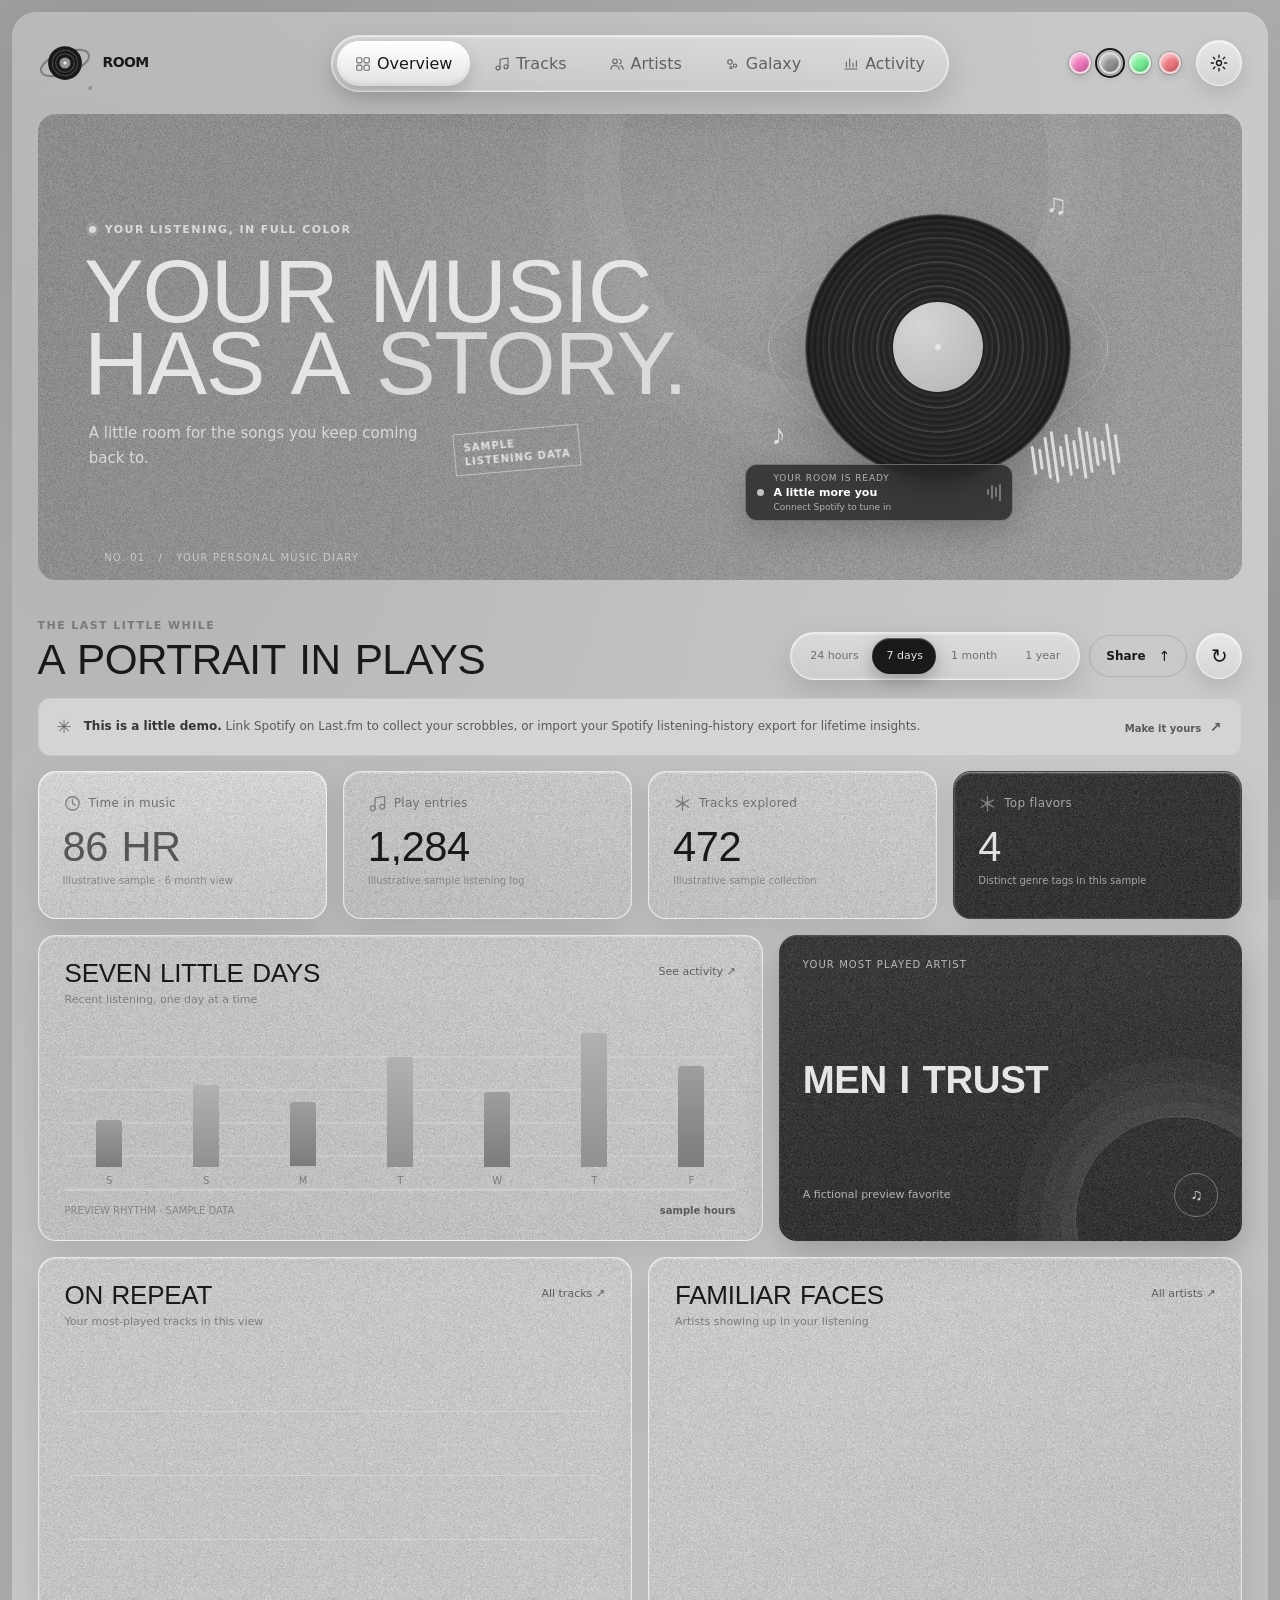
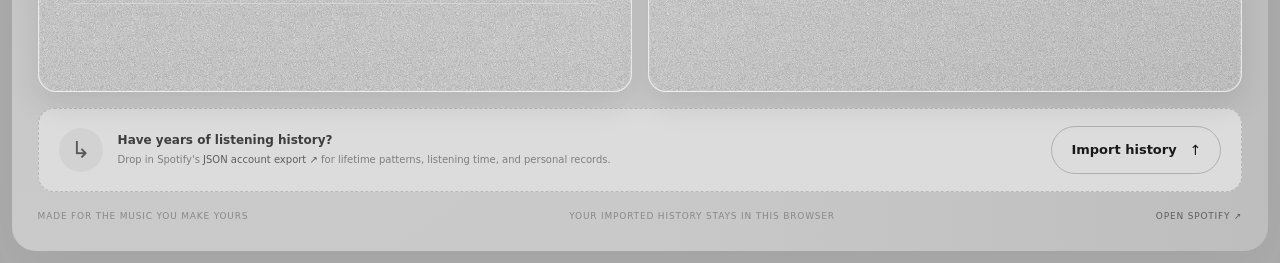
<file: index.html>
<!doctype html>
<html lang="en">
  <head>
    <meta charset="utf-8" />
    <meta name="viewport" content="width=device-width, initial-scale=1" />
    <meta name="theme-color" content="#a3a3a3" />
    <meta name="description" content="A listening dashboard for Spotify listeners who track their music with Last.fm." />
    <title>Room – Your Listening Stats</title>
    <meta name="description" content="Room turns your Spotify listening history via Last.fm into beautiful stats: top tracks, artists, genres, streaks and shareable cards." />
    <meta property="og:type" content="website" />
    <meta property="og:title" content="Room – Your Listening Stats" />
    <meta property="og:description" content="Your Spotify listening, tracked with Last.fm and turned into stats, galaxies and share cards." />
    <meta property="og:url" content="https://abdu2l.github.io/Room/" />
    <meta name="twitter:card" content="summary" />
    <meta name="twitter:title" content="Room – Your Listening Stats" />
    <meta name="twitter:description" content="Your Spotify listening, tracked with Last.fm and turned into stats, galaxies and share cards." />
    <link rel="icon" type="image/svg+xml" href="./logo.svg?v=3" />
    <link id="themeStylesheet" rel="stylesheet" href="./styles.css?v=26" />
    <script>
      try {
        var __roomTheme = localStorage.getItem("room-theme") || "grey";
        var __themeHref = { pink: "./themes/pink.css?v=26", green: "./themes/green.css?v=26", red: "./themes/red.css?v=26" }[__roomTheme];
        if (__themeHref) document.getElementById("themeStylesheet").href = __themeHref;
      } catch (e) {}
    </script>
    <script src="./config.js?v=26"></script>
    <script src="./app.js?v=26" defer></script>
  </head>
  <body>
    <div class="paper">
      <header class="topbar">
        <a class="wordmark" href="#overview" aria-label="Room home">
          <svg class="wordmark-logo" viewBox="0 0 64 64" aria-hidden="true"><ellipse cx="32" cy="32" rx="30" ry="12.5" fill="none" stroke="var(--ink)" stroke-opacity=".35" stroke-width="2.5" transform="rotate(-20 32 32)"/><circle cx="32" cy="32" r="20" fill="var(--ink)"/><circle cx="32" cy="32" r="15" fill="none" stroke="rgb(255 255 255 / 22%)" stroke-width="1.2"/><circle cx="32" cy="32" r="11" fill="none" stroke="rgb(255 255 255 / 22%)" stroke-width="1.2"/><circle cx="32" cy="32" r="6.5" fill="var(--pink)"/><circle cx="32" cy="32" r="2" fill="var(--white)"/><circle cx="60.2" cy="21.7" r="4" fill="var(--pink)"><animateMotion dur="3s" repeatCount="indefinite" path="M 60.2 21.7 A 30 12.5 -20 1 1 3.8 42.3 A 30 12.5 -20 1 1 60.2 21.7"/></circle></svg>
          <span>room</span>
        </a>

        <nav class="main-nav" aria-label="Dashboard sections">
          <span class="nav-indicator" aria-hidden="true"></span>
          <button class="nav-link is-active" type="button" data-view="overview"><svg class="nav-icon" viewBox="0 0 24 24" aria-hidden="true"><rect x="3.5" y="3.5" width="7" height="7" rx="1.5"></rect><rect x="13.5" y="3.5" width="7" height="7" rx="1.5"></rect><rect x="3.5" y="13.5" width="7" height="7" rx="1.5"></rect><rect x="13.5" y="13.5" width="7" height="7" rx="1.5"></rect></svg>Overview</button>
          <button class="nav-link" type="button" data-view="tracks"><svg class="nav-icon" viewBox="0 0 24 24" aria-hidden="true"><path d="M9 18V5l12-2v13"></path><circle cx="6" cy="18" r="3"></circle><circle cx="18" cy="16" r="3"></circle></svg>Tracks</button>
          <button class="nav-link" type="button" data-view="artists"><svg class="nav-icon" viewBox="0 0 24 24" aria-hidden="true"><circle cx="9" cy="8" r="3.4"></circle><path d="M2.8 20c.4-3.7 2.4-5.7 6.2-5.7s5.8 2 6.2 5.7M16 5.3a3.3 3.3 0 0 1 0 6.3M17.1 14.6c2.6.5 4 2.2 4.2 5.1"></path></svg>Artists</button>
          <button class="nav-link" type="button" data-view="galaxy"><svg class="nav-icon" viewBox="0 0 24 24" aria-hidden="true"><circle cx="9" cy="9" r="3.4"></circle><circle cx="16.5" cy="14.5" r="2.4"></circle><circle cx="10.5" cy="17.5" r="1.7"></circle></svg>Galaxy</button>
          <button class="nav-link" type="button" data-view="activity"><svg class="nav-icon" viewBox="0 0 24 24" aria-hidden="true"><path d="M3 19.5h18M5 16V9m5 7V4m5 12v-5m5 5V7"></path></svg>Activity</button>
        </nav>

        <div class="top-actions">
          <span class="theme-switch" role="group" aria-label="Color theme">
            <button class="theme-dot" type="button" data-theme="pink" style="background:#ed78bb" aria-label="Pink theme" title="Pink"></button>
            <button class="theme-dot is-active" type="button" data-theme="grey" style="background:#939393" aria-label="Grey theme" title="Grey"></button>
            <button class="theme-dot" type="button" data-theme="green" style="background:#78ed96" aria-label="Green theme" title="Green"></button>
            <button class="theme-dot" type="button" data-theme="red" style="background:#ed7880" aria-label="Red theme" title="Red"></button>
          </span>
          <div class="settings-wrap">
            <button class="icon-button" id="settingsButton" type="button" aria-label="Settings" aria-expanded="false" title="Settings">
              <svg class="settings-icon" viewBox="0 0 24 24" aria-hidden="true"><circle cx="12" cy="12" r="3"></circle><path d="M12 2.7v2.7M12 18.6v2.7M2.7 12h2.7M18.6 12h2.7M5.2 5.2l1.9 1.9M16.9 16.9l1.9 1.9M18.8 5.2l-1.9 1.9M7.1 16.9l-1.9 1.9"></path></svg>
            </button>
            <div class="settings-menu" id="settingsMenu" hidden>
              <p class="settings-title">SETTINGS</p>
              <span class="connection-label" id="connectionLabel"><i></i> Preview mode</span>
              <p class="settings-title">LAST.FM USERNAME</p>
              <input id="menuUsername" class="client-id-input settings-input" type="text" inputmode="text" autocomplete="username" spellcheck="false" placeholder="Last.fm username" />
              <button class="pill-button pill-dark" id="menuLoadButton" type="button">Show my stats <span aria-hidden="true">↗</span></button>
              <button class="pill-button pill-dark" id="connectButton" type="button">Log in with Spotify <span aria-hidden="true">↗</span></button>
              <button class="text-button disconnect-button" id="disconnectButton" type="button" hidden>Disconnect</button>
              <a class="settings-credit" href="https://github.com/Abdu2l" target="_blank" rel="noreferrer">made by Abdu2l ↗</a>
            </div>
          </div>
        </div>
      </header>

      <main>
        <section class="hero" aria-labelledby="heroTitle">
          <div class="hero-copy">
            <p class="eyebrow"><span class="eyebrow-dot"></span><span id="heroKicker">YOUR LISTENING, IN FULL COLOR</span></p>
            <h1 id="heroTitle">Your music<br />has a <em>story.</em></h1>
            <div class="hero-bottom">
              <p id="heroDescription">A little room for the songs you keep coming back to.</p>
              <span class="hero-stamp" id="dataStamp">SAMPLE<br />LISTENING DATA</span>
            </div>
          </div>
          <div class="hero-art" aria-label="Decorative animated vinyl record">
            <div class="orbit orbit-one"></div>
            <div class="orbit orbit-two"></div>
            <div class="vinyl">
              <span class="vinyl-label"><span></span></span>
            </div>
          <div class="sound-wave" aria-hidden="true">
              <i></i><i></i><i></i><i></i><i></i><i></i><i></i><i></i><i></i><i></i><i></i><i></i><i></i>
            </div>
            <span class="art-note note-one">♫</span>
            <span class="art-note note-two">♪</span>
            <div class="mini-now-playing" id="miniNowPlaying" aria-live="polite">
              <span class="mini-status-dot"></span>
              <span class="mini-copy"><small id="miniTrackState">YOUR ROOM IS READY</small><strong id="miniTrackName">A little more you</strong><span id="miniTrackArtist">Connect Spotify to tune in</span></span>
              <span class="mini-equalizer" aria-hidden="true"><i></i><i></i><i></i><i></i></span>
            </div>
          </div>
          <span class="hero-index">NO. 01 &nbsp; / &nbsp; YOUR PERSONAL MUSIC DIARY</span>
        </section>

        <section class="workspace" aria-label="Listening insights">
          <div class="section-toolbar">
            <div>
              <p class="eyebrow toolbar-eyebrow">THE LAST LITTLE WHILE</p>
              <h2 id="sectionTitle">A portrait in plays</h2>
            </div>
            <div class="toolbar-actions">
              <button class="text-button clear-history" id="clearHistoryButton" type="button" hidden>Clear import</button>
              <div class="range-switch" role="group" aria-label="Top items time range">
                <span class="range-indicator" aria-hidden="true"></span>
                <button type="button" data-range="day">24 hours</button>
                <button class="is-selected" type="button" data-range="week">7 days</button>
                <button type="button" data-range="month">1 month</button>
                <button type="button" data-range="year">1 year</button>
                <button type="button" data-range="all_time" hidden>All history</button>
              </div>
              <button class="pill-button pill-outline share-button" id="shareButton" type="button">Share <span aria-hidden="true">↑</span></button>
              <button class="icon-button" id="refreshButton" type="button" aria-label="Refresh Last.fm data" title="Refresh data">↻</button>
            </div>
          </div>

          <div class="demo-ribbon" id="demoRibbon">
            <span class="ribbon-icon" aria-hidden="true">✳</span>
            <p><strong>This is a little demo.</strong> Link Spotify on Last.fm to collect your scrobbles, or import your Spotify listening-history export for lifetime insights.</p>
            <button class="text-button" id="ribbonConnect" type="button">Make it yours <span aria-hidden="true">↗</span></button>
          </div>

          <div class="notice" id="notice" role="status" hidden></div>
          <div id="screenContent" aria-live="polite"></div>

          <div class="import-strip">
            <div class="import-mark" aria-hidden="true">↳</div>
            <div class="import-copy">
              <strong>Have years of listening history?</strong>
              <span>Drop in Spotify's <a href="https://www.spotify.com/account/privacy/" target="_blank" rel="noreferrer">JSON account export ↗</a> for lifetime patterns, listening time, and personal records.</span>
            </div>
            <button class="pill-button pill-outline" id="importButton" type="button">Import history <span aria-hidden="true">↑</span></button>
            <input id="historyFiles" type="file" accept=".json,application/json" multiple hidden />
          </div>

          <footer class="page-footer">
            <span>MADE FOR THE MUSIC YOU MAKE YOURS</span>
            <span>YOUR IMPORTED HISTORY STAYS IN THIS BROWSER</span>
            <a href="https://open.spotify.com/" target="_blank" rel="noreferrer">OPEN SPOTIFY ↗</a>
          </footer>
        </section>
      </main>
    </div>

    <dialog class="connect-dialog" id="connectDialog" aria-labelledby="dialogTitle">
      <form method="dialog" class="dialog-close-row">
        <button class="dialog-close" aria-label="Close setup">×</button>
      </form>
      <div class="dialog-inner">
        <p class="eyebrow dialog-eyebrow"><span class="eyebrow-dot"></span> ONE QUICK SETUP</p>
        <h2 id="dialogTitle">Bring your<br /><em>listening</em> in.</h2>
        <p class="dialog-intro">You need a Last.fm account. Link the Spotify account you already use in Last.fm settings; Last.fm records your listens while Room reads those scrobbles for your stats.</p>
        <div class="spotify-ready" id="spotifyReady">
          <span class="ready-icon" aria-hidden="true"><svg viewBox="0 0 24 24"><path d="M5 12.5a11 11 0 0 1 14 1.5M6.5 16a8 8 0 0 1 10.5 1M8.5 19a4.4 4.4 0 0 1 6 .4"></path><circle cx="12" cy="12" r="10"></circle></svg></span>
          <span id="spotifyReadyText">First connect Spotify on Last.fm, then return here with your Last.fm username.</span>
        </div>
        <a class="pill-button pill-dark dialog-connect" id="lastfmSpotifyLogin" href="https://www.last.fm/settings/applications" target="_blank" rel="noopener noreferrer">Log in with Spotify <span aria-hidden="true">↗</span></a>
        <p class="field-help lastfm-handoff-note">Last.fm opens in another tab and handles the Spotify link there. Come back to this page and enter your Last.fm username; Last.fm does not send this site an automatic return redirect.</p>
        <label class="field-label" for="lastfmUsername">Your Last.fm username</label>
        <input id="lastfmUsername" class="client-id-input" type="text" inputmode="text" autocomplete="username" spellcheck="false" placeholder="Last.fm username" />
        <button class="pill-button pill-dark dialog-connect" id="loadLastfmButton" type="button">Show my listening stats <span aria-hidden="true">↗</span></button>
        <details class="owner-setup" id="ownerSetup">
          <summary>Website owner setup</summary>
          <p class="owner-explainer">The website owner needs one free Last.fm API key so this page can read public listening stats. Visitors do not need developer accounts, API keys, or Spotify Premium.</p>
          <label class="field-label" for="lastfmApiKey">Last.fm API key</label>
          <input id="lastfmApiKey" class="client-id-input" type="text" inputmode="text" autocomplete="off" spellcheck="false" placeholder="Owner: paste the public API key" />
          <p class="field-help">Use an API key only; never enter an API secret. For a shared site, set it in config.js.</p>
          <div class="setup-steps">
            <p>Get the website's free API key from Last.fm:</p>
            <p><a href="https://www.last.fm/api/account/create" target="_blank" rel="noopener noreferrer">Last.fm API account ↗</a></p>
          </div>
        </details>
        <p class="dialog-footnote">Last.fm collects qualifying listens after Spotify is linked there. If scrobbles stop appearing, reconnect Spotify in Last.fm settings; Spotify now requires this about every six months. This page reads public Last.fm scrobbles; it never receives your Spotify password or session cookies. Your Last.fm profile must be public.</p>
      </div>
    </dialog>

    <dialog class="connect-dialog share-dialog" id="shareDialog" aria-labelledby="shareTitle">
      <form method="dialog" class="dialog-close-row">
        <button class="dialog-close" aria-label="Close share">×</button>
      </form>
      <div class="dialog-inner">
        <p class="eyebrow dialog-eyebrow"><span class="eyebrow-dot"></span> SHARE YOUR SOUND</p>
        <h2 id="shareTitle">Pass it<br /><em>around.</em></h2>
        <div class="share-formats" role="group" aria-label="Card format">
          <button class="pill-button pill-dark" type="button" data-format="story">Story · 9:16</button>
          <button class="pill-button pill-outline" type="button" data-format="square">Square · 1:1</button>
          <button class="pill-button pill-outline" type="button" data-format="track">Track</button>
        </div>
        <div class="share-preview"><img id="sharePreview" alt="Share card preview" hidden /><span id="shareLoading">Painting your card…</span></div>
        <div class="share-actions">
          <button class="pill-button pill-dark" id="shareDownload" type="button">Download ↓</button>
          <button class="pill-button pill-dark" id="shareInstagram" type="button">Instagram ↗</button>
          <button class="pill-button pill-outline" id="shareCopy" type="button">Copy</button>
        </div>
      </div>
    </dialog>

    <dialog class="connect-dialog note-dialog" id="noteDialog" aria-labelledby="noteTitle">
      <form method="dialog" class="dialog-close-row">
        <button class="dialog-close" aria-label="Close note">×</button>
      </form>
      <div class="dialog-inner">
        <p class="eyebrow dialog-eyebrow"><span class="eyebrow-dot"></span> WHY THIS SONG MATTERS</p>
        <h2 id="noteTitle">Unknown track</h2>
        <p class="dialog-artist" id="noteArtist">Unknown artist</p>
        <div class="note-stars" id="noteStars" role="group" aria-label="Your rating">
          <button type="button" data-stars="1" aria-label="1 star">★</button>
          <button type="button" data-stars="2" aria-label="2 stars">★</button>
          <button type="button" data-stars="3" aria-label="3 stars">★</button>
          <button type="button" data-stars="4" aria-label="4 stars">★</button>
          <button type="button" data-stars="5" aria-label="5 stars">★</button>
        </div>
        <label class="field-label" for="noteInput">One sentence</label>
        <input id="noteInput" class="client-id-input" type="text" maxlength="140" autocomplete="off" spellcheck="true" placeholder="Why does this one matter?" />
        <div class="share-actions">
          <button class="pill-button pill-dark" id="noteSave" type="button">Save ✓</button>
          <button class="pill-button pill-outline" id="noteShare" type="button">Share ↗</button>
          <button class="pill-button pill-outline" id="noteClear" type="button">Clear</button>
        </div>
      </div>
    </dialog>

    <div class="toast" id="toast" role="status" aria-live="polite"></div>
  </body>
</html>
</file>
<file: styles.css>
/* Room borrows Shelf.im's grain canvas, compressed type,
   soft entrances, and confident pill controls, reshaped into a listening desk. */
@font-face {
  font-family: "Shelf Display Study";
  src: url("https://framerusercontent.com/assets/Dthse9RNkcYvWCA00hjNxluT3s.woff2") format("woff2");
  font-style: normal;
  font-weight: 400 700;
  font-display: swap;
}

:root {
  color-scheme: light;
  --pink: #939393;
  --pink-light: #adadad;
  --pink-deep: #797979;
  --ink: #191919;
  --paper: #cccccc;
  --paper-deep: #c2c2c2;
  --line: #c2c2c2;
  --muted: #747474;
  --white: #e5e5e5;
  --ease: cubic-bezier(.2, .75, .25, 1);
  --page-width: 100%;
  --radius-panel: 18px;
}

* { box-sizing: border-box; }
html { min-width: 320px; scroll-behavior: smooth; }
body {
  margin: 0;
  min-height: 100vh;
  background:
    radial-gradient(ellipse at 12% 8%, #999999 0, transparent 43%),
    radial-gradient(ellipse at 88% 72%, #949494 0, transparent 46%),
    #acacac;
  background-attachment: fixed;
  color: var(--ink);
  font-family: "DejaVu Sans", Arial, sans-serif;
  -webkit-font-smoothing: antialiased;
}
button, input { font: inherit; }
button { color: inherit; }
button:focus-visible, a:focus-visible, input:focus-visible {
  outline: 3px solid #5d5d5d;
  outline-offset: 3px;
}

.paper {
  width: calc(100% - 24px);
  max-width: 2200px;
  min-height: calc(100vh - 24px);
  margin: 12px auto;
  padding: 0 clamp(18px, 2vw, 38px) 30px;
  border-radius: 24px;
  background:
    radial-gradient(ellipse at 4% 17%, rgb(147 147 147 / 38%), transparent 43%),
    radial-gradient(ellipse at 96% 64%, rgb(140 140 140 / 35%), transparent 47%),
    linear-gradient(145deg, #c6c6c6 0%, #cacaca 49%, #c9c9c9 100%);
  background-size: 145% 145%, 150% 150%, 100% 100%;
  animation: canvas-sway 32s ease-in-out infinite alternate;
  overflow: hidden;
  box-shadow: 0 18px 65px rgb(55 55 55 / 7%);
}

.topbar {
  position: relative;
  z-index: 2;
  display: grid;
  grid-template-columns: 1fr auto 1fr;
  min-height: 94px;
  align-items: center;
  gap: 20px;
}
.wordmark {
  display: inline-flex;
  width: fit-content;
  align-items: center;
  gap: 9px;
  color: var(--ink);
  text-decoration: none;
  font-size: 11px;
  line-height: .96;
  font-weight: 900;
  letter-spacing: -.045em;
  text-transform: uppercase;
}
.wordmark-glyph {
  display: grid;
  width: 31px;
  height: 31px;
  place-items: center;
  border-radius: 50%;
  color: var(--white);
  background: var(--pink);
  font-family: Georgia, serif;
  font-size: 24px;
  font-weight: 700;
  font-style: italic;
  line-height: 1;
  text-transform: lowercase;
  transform: rotate(-8deg);
}
.main-nav { display: flex; align-items: center; gap: 6px; }
.nav-link {
  padding: 11px 14px;
  border: 0;
  border-radius: 999px;
  background: transparent;
  color: #616161;
  font-size: 14px;
  cursor: pointer;
  transition: color 180ms ease, background 180ms ease, transform 180ms var(--ease);
}
.nav-icon {
  display: inline-block;
  width: 14px;
  height: 14px;
  margin-right: 6px;
  vertical-align: -3px;
  fill: none;
  stroke: currentColor;
  stroke-width: 1.6;
  stroke-linecap: round;
  stroke-linejoin: round;
  transition: transform 220ms var(--ease), color 180ms ease;
}
.nav-link:hover { color: var(--ink); transform: translateY(-1px); }
.nav-link.is-active { color: var(--ink); background: #d4d4d4; }
.nav-link.is-active .nav-icon { color: #6f6f6f; transform: scale(1.1); }
.top-actions { display: flex; justify-content: flex-end; align-items: center; gap: 15px; }
.disconnect-button { padding: 6px 0; color: #5e5e5e; }
.disconnect-button:hover { color: #3a3a3a; }
.connection-label {
  display: inline-flex;
  align-items: center;
  gap: 7px;
  color: #696969;
  font-size: 12px;
  white-space: nowrap;
}
.connection-label i, .eyebrow-dot {
  width: 7px;
  height: 7px;
  border-radius: 50%;
  background: #929292;
}
.connection-label.is-connected i { background: #797979; box-shadow: 0 0 0 3px rgb(121 121 121 / 14%); animation: live-pulse 1.8s ease-out infinite; }

.pill-button {
  display: inline-flex;
  min-height: 48px;
  align-items: center;
  justify-content: center;
  gap: 13px;
  padding: 0 19px;
  border: 1px solid transparent;
  border-radius: 999px;
  font-size: 13px;
  font-weight: 600;
  text-decoration: none;
  white-space: nowrap;
  cursor: pointer;
  transition: color 200ms var(--ease), background-color 200ms var(--ease), border-color 200ms var(--ease), box-shadow 200ms var(--ease), transform 200ms var(--ease);
}
.pill-button:hover { transform: translateY(-2px); box-shadow: 0 8px 22px rgb(38 38 38 / 13%); }
.pill-button:active { transform: translateY(0) scale(.98); }
.pill-button span { font-size: 14px; font-weight: 400; }
.pill-dark { color: var(--white); background: var(--ink); }
.pill-dark:hover { background: #313131; }
.pill-outline { border-color: #b0b0b0; color: var(--ink); background: transparent; }
.pill-outline:hover { border-color: var(--ink); background: var(--white); }

main { width: 100%; max-width: var(--page-width); margin: 0 auto; }
.hero {
  position: relative;
  display: grid;
  min-height: clamp(340px, 30vw, 410px);
  grid-template-columns: 1.12fr .88fr;
  align-items: center;
  padding: 48px clamp(30px, 4vw, 72px);
  overflow: hidden;
  isolation: isolate;
  border-radius: 18px;
  color: var(--white);
  background:
    radial-gradient(ellipse at 58% 35%, rgb(230 230 230 / 11%), transparent 38%),
    linear-gradient(112deg, #8c8c8c 0%, #939393 51%, #9c9c9c 100%);
  animation: arrive 650ms var(--ease) both;
}
.hero::before {
  position: absolute;
  z-index: -1;
  inset: -15%;
  content: "";
  opacity: .24;
  mix-blend-mode: soft-light;
  pointer-events: none;
  background-image: url("./grain.png");
  background-size: 384px;
  animation: grain-drift 1.2s steps(3, end) infinite;
}
.hero::after {
  position: absolute;
  z-index: -1;
  top: -160px;
  right: 16%;
  width: 430px;
  height: 430px;
  border: 1px solid rgb(230 230 230 / 13%);
  border-radius: 50%;
  content: "";
  box-shadow: 0 0 0 34px rgb(230 230 230 / 3%), 0 0 0 72px rgb(230 230 230 / 3%);
  animation: halo-breathe 8s ease-in-out infinite;
}
.hero-copy { position: relative; z-index: 1; max-width: 650px; }
.eyebrow {
  display: flex;
  align-items: center;
  gap: 9px;
  margin: 0;
  font-size: 11px;
  font-weight: 600;
  letter-spacing: .13em;
}
.hero .eyebrow { color: rgb(230 230 230 / 86%); }
.hero .eyebrow-dot { background: #dbdbdb; box-shadow: 0 0 0 3px rgb(230 230 230 / 18%); }
.hero h1 {
  width: 690px;
  max-width: 100%;
  margin: 20px 0 22px -5px;
  font-family: "Shelf Display Study", "DejaVu Sans Condensed", Impact, sans-serif;
  font-size: clamp(68px, 7vw, 128px);
  font-weight: 400;
  line-height: .8;
  letter-spacing: -.015em;
  word-spacing: .09em;
  text-transform: uppercase;
  animation: title-arrive 800ms var(--ease) both;
}
.hero h1 em, .connect-dialog h2 em { font-style: normal; }
.hero h1 em { color: #dadada; }
.hero-bottom { display: flex; align-items: flex-end; gap: 25px; }
.hero-bottom p {
  max-width: 340px;
  margin: 0;
  color: rgb(230 230 230 / 85%);
  font-size: 15px;
  line-height: 1.65;
}
.hero-stamp {
  display: inline-block;
  padding: 7px 9px 6px;
  border: 1px solid rgb(230 230 230 / 53%);
  color: #e0e0e0;
  font-size: 10px;
  font-weight: 700;
  line-height: 1.35;
  letter-spacing: .1em;
  transform: rotate(-5deg);
}
.hero-index {
  position: absolute;
  left: clamp(30px, 5.2vw, 76px);
  bottom: 17px;
  color: rgb(230 230 230 / 66%);
  font-size: 10px;
  letter-spacing: .12em;
}
.hero-art {
  position: relative;
  width: min(100%, 370px);
  aspect-ratio: 1;
  justify-self: center;
  display: grid;
  place-items: center;
}
.vinyl {
  position: relative;
  z-index: 1;
  display: grid;
  width: 72%;
  aspect-ratio: 1;
  place-items: center;
  border: 1px solid rgb(230 230 230 / 17%);
  border-radius: 50%;
  background:
    radial-gradient(circle, transparent 0 32%, rgb(230 230 230 / 10%) 32.4% 32.9%, transparent 33.2% 45%, rgb(230 230 230 / 9%) 45.3% 45.8%, transparent 46.1% 58%, rgb(230 230 230 / 8%) 58.3% 58.8%, transparent 59.1% 70%, rgb(230 230 230 / 8%) 70.3% 70.8%, transparent 71.1%),
    repeating-radial-gradient(circle, #323232 0 1px, #222222 2px 4px, #2a2a2a 5px 6px);
  box-shadow: 0 22px 54px rgb(46 46 46 / 29%), inset 0 0 35px rgb(0 0 0 / 32%);
  animation: record-turn 24s linear infinite;
}
.vinyl::after {
  position: absolute;
  top: 50%;
  left: 50%;
  width: 6px;
  height: 6px;
  border-radius: 50%;
  background: #e6e6e6;
  content: "";
  transform: translate(-50%, -50%);
}
.vinyl-label {
  display: grid;
  width: 34%;
  aspect-ratio: 1;
  place-items: center;
  border-radius: 50%;
  color: #424242;
  background: radial-gradient(circle at 30% 25%, #d5d5d5, #bababa 80%);
  text-align: center;
  font-family: Georgia, serif;
  font-size: clamp(15px, 2vw, 25px);
  font-weight: 700;
  font-style: italic;
  line-height: .75;
}
.orbit {
  position: absolute;
  width: 92%;
  aspect-ratio: 1;
  border: 1px solid rgb(230 230 230 / 28%);
  border-radius: 50%;
}
.orbit-one { transform: scaleY(.35) rotate(-25deg); animation: orbit-one-drift 19s linear infinite; }
.orbit-two { transform: scaleY(.58) rotate(48deg); animation: orbit-two-drift 27s linear reverse infinite; }
.sound-wave {
  position: absolute;
  right: 1%;
  bottom: 13%;
  z-index: 2;
  display: flex;
  height: 60px;
  align-items: center;
  gap: 4px;
  transform: rotate(-8deg);
}
.sound-wave i {
  width: 3px;
  height: var(--bar, 21px);
  border-radius: 9px;
  background: #dddddd;
  animation: wave 1.05s ease-in-out infinite alternate;
  animation-delay: var(--delay, 0ms);
}
.sound-wave i:nth-child(3n) { --bar: 42px; }
.sound-wave i:nth-child(3n + 1) { --bar: 29px; }
.sound-wave i:nth-child(4n) { --bar: 52px; }
.sound-wave i:nth-child(2n) { --delay: -400ms; }
.sound-wave i:nth-child(5n) { --delay: -680ms; }
.art-note {
  position: absolute;
  z-index: 2;
  color: #dddddd;
  font-family: Georgia, serif;
  font-size: 29px;
  animation: note-float 3s ease-in-out infinite;
}
.note-one { top: 7%; right: 15%; }
.note-two { bottom: 22%; left: 5%; animation-delay: -1.1s; }

/* A tiny glassy now-playing badge gives the moving record a useful status. */
.mini-now-playing {
  position: absolute;
  z-index: 4;
  bottom: 3%;
  left: -2%;
  display: flex;
  width: min(268px, 78%);
  min-height: 55px;
  align-items: center;
  gap: 9px;
  padding: 8px 11px;
  border: 1px solid rgb(230 230 230 / 34%);
  border-radius: 12px;
  background: rgb(32 32 32 / 77%);
  box-shadow: 0 12px 30px rgb(40 40 40 / 22%);
  backdrop-filter: blur(12px);
  animation: badge-float 4.2s ease-in-out infinite;
}
.mini-status-dot { width: 7px; height: 7px; flex: 0 0 auto; border-radius: 50%; background: #c2c2c2; }
.mini-now-playing.is-live .mini-status-dot { background: #b6b6b6; box-shadow: 0 0 0 4px rgb(182 182 182 / 13%); animation: live-pulse 1.8s ease-out infinite; }
.mini-copy { display: grid; min-width: 0; flex: 1; gap: 3px; }
.mini-copy small { color: #b2b2b2; font-size: 9px; letter-spacing: .1em; }
.mini-copy strong { overflow: hidden; color: white; font-size: 11px; text-overflow: ellipsis; white-space: nowrap; }
.mini-copy span { overflow: hidden; color: rgb(230 230 230 / 70%); font-size: 9px; text-overflow: ellipsis; white-space: nowrap; }
.mini-equalizer { display: flex; height: 20px; align-items: center; gap: 2px; }
.mini-equalizer i { width: 2px; height: 6px; border-radius: 4px; background: #c5c5c5; animation: mini-wave .72s ease-in-out infinite alternate; }
.mini-equalizer i:nth-child(2) { height: 14px; animation-delay: -.3s; }
.mini-equalizer i:nth-child(3) { height: 10px; animation-delay: -.52s; }
.mini-equalizer i:nth-child(4) { height: 17px; animation-delay: -.13s; }
.mini-now-playing:not(.is-live) .mini-equalizer i { animation-play-state: paused; opacity: .45; }

.workspace { padding-top: 39px; }
.section-toolbar {
  display: flex;
  align-items: flex-end;
  justify-content: space-between;
  gap: 18px;
  margin-bottom: 18px;
}
.toolbar-eyebrow { margin-bottom: 8px; color: var(--pink-deep); }
.section-toolbar h2 {
  margin: 0;
  font-family: "Shelf Display Study", "DejaVu Sans Condensed", Impact, sans-serif;
  font-size: clamp(34px, 3.3vw, 48px);
  font-weight: 400;
  line-height: .94;
  letter-spacing: -.012em;
  word-spacing: .07em;
  text-transform: uppercase;
}
.toolbar-actions { display: flex; align-items: center; gap: 9px; }
.clear-history { color: #5e5e5e; }
.range-switch {
  display: flex;
  align-items: center;
  padding: 3px;
  border: 1px solid #c8c8c8;
  border-radius: 999px;
  background: #d0d0d0;
}
.range-switch button {
  min-height: 36px;
  padding: 0 14px;
  border: 0;
  border-radius: 999px;
  color: #6f6f6f;
  background: transparent;
  font-size: 11px;
  cursor: pointer;
  transition: background 180ms ease, color 180ms ease, transform 180ms ease;
}
.range-switch button:hover { color: var(--ink); }
.range-switch button.is-selected { color: var(--white); background: var(--ink); }
.icon-button {
  display: grid;
  width: 42px;
  height: 42px;
  place-items: center;
  border: 1px solid #c7c7c7;
  border-radius: 50%;
  color: var(--ink);
  background: #dcdcdc;
  font-size: 20px;
  cursor: pointer;
  transition: transform 250ms var(--ease), background 180ms ease;
}
.icon-button:hover { background: #e6e6e6; transform: rotate(35deg); }
.icon-button.is-loading { animation: spin 850ms linear infinite; }

.demo-ribbon {
  display: flex;
  min-height: 58px;
  align-items: center;
  gap: 12px;
  margin-bottom: 15px;
  padding: 12px 18px;
  border: 1px solid #c9c9c9;
  border-radius: 12px;
  background: #d4d4d4;
  animation: arrive 520ms 100ms var(--ease) both;
}
.demo-ribbon[hidden] { display: none; }
.ribbon-icon { color: #6b6b6b; font-size: 18px; }
.demo-ribbon p { flex: 1; margin: 0; color: #5a5a5a; font-size: 12px; line-height: 1.55; }
.demo-ribbon strong { color: #353535; }
.text-button {
  padding: 6px 2px 6px 8px;
  border: 0;
  color: #595959;
  background: transparent;
  font-size: 10px;
  font-weight: 700;
  white-space: nowrap;
  cursor: pointer;
}
.text-button span { padding-left: 5px; font-size: 14px; }
.notice {
  margin: 0 0 13px;
  padding: 11px 14px;
  border: 1px solid #c1c1c1;
  border-radius: 10px;
  color: #4b4b4b;
  background: #e0e0e0;
  font-size: 11px;
  line-height: 1.5;
}
.notice[hidden] { display: none; }
.notice.is-error { border-color: #bbbbbb; color: #444444; background: #dddddd; }

.stats-grid {
  display: grid;
  grid-template-columns: repeat(4, minmax(0, 1fr));
  gap: 16px;
  margin-bottom: 16px;
}
.stat-card {
  position: relative;
  min-height: 148px;
  padding: 22px 24px 20px;
  overflow: hidden;
  border: 1px solid var(--line);
  border-radius: 18px;
  background: #d4d4d4;
  animation: arrive 500ms var(--ease) both;
  transition: transform 220ms var(--ease), box-shadow 220ms var(--ease), border-color 220ms ease;
}
.stat-card:hover { z-index: 1; border-color: #a2a2a2; box-shadow: 0 13px 30px rgb(64 64 64 / 9%); transform: translateY(-3px); }
.stat-card:nth-child(2) { animation-delay: 60ms; }
.stat-card:nth-child(3) { animation-delay: 120ms; }
.stat-card:nth-child(4) { animation-delay: 180ms; }
.stat-label {
  display: flex;
  align-items: center;
  gap: 7px;
  color: #6f6f6f;
  font-size: 12px;
  letter-spacing: .025em;
}
.stat-icon { display: grid; width: 19px; height: 19px; place-items: center; color: #7f7f7f; }
.line-icon { display: block; width: 19px; height: 19px; fill: none; stroke: currentColor; stroke-width: 1.65; stroke-linecap: round; stroke-linejoin: round; }
.stat-value {
  display: block;
  max-width: 100%;
  margin-top: 15px;
  overflow: hidden;
  color: var(--ink);
  font-family: "Shelf Display Study", "DejaVu Sans Condensed", Impact, sans-serif;
  font-size: clamp(38px, 3.25vw, 56px);
  font-weight: 400;
  line-height: .9;
  letter-spacing: -.01em;
  word-spacing: .055em;
  text-overflow: ellipsis;
  text-transform: uppercase;
  white-space: nowrap;
}
.stat-note { display: block; margin-top: 10px; color: #858585; font-size: 10px; }
.stat-card.is-pink { border-color: #bcbcbc; background: #d9d9d9; }
.stat-card.is-pink .stat-value { color: #565656; }
.stat-card.is-dark { color: var(--white); border-color: #242424; background: #222222; }
.stat-card.is-dark .stat-label, .stat-card.is-dark .stat-note { color: #a6a6a6; }
.stat-card.is-dark .stat-value { color: #e0e0e0; }

.insight-grid {
  display: grid;
  grid-template-columns: minmax(0, 1.22fr) minmax(280px, .78fr);
  gap: 16px;
  margin-bottom: 16px;
}
.panel {
  min-width: 0;
  padding: 24px 26px;
  border: 1px solid var(--line);
  border-radius: 18px;
  background: rgb(213 213 213 / 91%);
  animation: arrive 560ms 120ms var(--ease) both;
  transition: border-color 220ms ease, box-shadow 220ms ease;
}
.panel:hover { border-color: #bfbfbf; box-shadow: 0 12px 32px rgb(58 58 58 / 5%); }
.panel-heading {
  display: flex;
  align-items: flex-start;
  justify-content: space-between;
  gap: 12px;
  margin-bottom: 19px;
}
.panel-heading h3 {
  margin: 0;
  color: var(--ink);
  font-family: "Shelf Display Study", "DejaVu Sans Condensed", Impact, sans-serif;
  font-size: 26px;
  font-weight: 400;
  line-height: 1;
  letter-spacing: -.01em;
  word-spacing: .06em;
  text-transform: uppercase;
}
.panel-heading p { margin: 7px 0 0; color: #7d7d7d; font-size: 11px; }
.subtle-link {
  padding: 5px 0;
  border: 0;
  color: #5e5e5e;
  background: transparent;
  font-size: 11px;
  white-space: nowrap;
  cursor: pointer;
}
.subtle-link:hover { text-decoration: underline; text-underline-offset: 3px; }

.activity-chart {
  position: relative;
  display: flex;
  height: 166px;
  align-items: stretch;
  justify-content: space-between;
  gap: clamp(5px, 1.3vw, 16px);
  padding: 8px 4px 23px;
  border-bottom: 1px solid #d0d0d0;
  background: repeating-linear-gradient(to bottom, transparent 0 31px, #d3d3d3 32px, transparent 33px);
}
.chart-column { position: relative; display: flex; flex: 1; min-width: 5px; align-items: flex-end; justify-content: center; }
.chart-bar {
  width: min(26px, 72%);
  min-height: 4px;
  border-radius: 3px 3px 0 0;
  background: linear-gradient(180deg, #9e9e9e, #7c7c7c);
  transform-origin: bottom;
  animation: bar-rise 650ms var(--ease) both;
  transition: filter 160ms ease, transform 160ms ease;
}
.chart-column:nth-child(2n) .chart-bar { background: linear-gradient(180deg, #b1b1b1, #919191); }
.chart-column:hover .chart-bar { filter: saturate(1.2); transform: scaleX(1.12); }
.chart-day {
  position: absolute;
  top: calc(100% + 8px);
  color: #7c7c7c;
  font-size: 10px;
}
.chart-empty { display: grid; width: 100%; place-items: center; color: #848484; font-size: 12px; }
.chart-caption { display: flex; justify-content: space-between; margin-top: 14px; color: #848484; font-size: 10px; }
.chart-caption strong { color: #5c5c5c; font-weight: 600; }

.listening-note {
  position: relative;
  display: flex;
  min-height: 224px;
  flex-direction: column;
  justify-content: space-between;
  padding: 24px;
  overflow: hidden;
  border-radius: 18px;
  border: 0;
  color: var(--white);
  background:
    radial-gradient(circle at 84% 24%, rgb(230 230 230 / 19%) 0 1px, transparent 2px),
    radial-gradient(ellipse at 83% 18%, #5c5c5c 0%, transparent 44%),
    #2d2d2d;
}
.listening-note::after {
  position: absolute;
  right: -39px;
  bottom: -81px;
  width: 204px;
  height: 204px;
  border: 1px solid rgb(230 230 230 / 19%);
  border-radius: 50%;
  content: "";
  box-shadow: 0 0 0 14px rgb(230 230 230 / 3%), 0 0 0 34px rgb(230 230 230 / 3%), 0 0 0 58px rgb(230 230 230 / 3%);
}
.note-top, .note-bottom { position: relative; z-index: 1; }
.note-top { color: #b9b9b9; font-size: 10px; letter-spacing: .11em; }
.note-artist {
  display: block;
  max-width: 100%;
  margin: 22px 0 4px;
  overflow: hidden;
  font-family: "Shelf Display Study", "DejaVu Sans Condensed", Impact, sans-serif;
  font-size: clamp(27px, 3vw, 39px);
  line-height: .95;
  letter-spacing: -.01em;
  word-spacing: .06em;
  text-overflow: ellipsis;
  text-transform: uppercase;
  white-space: nowrap;
}
.note-bottom { display: flex; align-items: center; justify-content: space-between; color: #b2b2b2; font-size: 11px; }
.note-disc {
  display: grid;
  width: 44px;
  height: 44px;
  place-items: center;
  border: 1px solid rgb(230 230 230 / 38%);
  border-radius: 50%;
  color: #dcdcdc;
  font-family: Georgia, serif;
  font-size: 16px;
}

.lower-grid {
  display: grid;
  grid-template-columns: minmax(0, 1fr) minmax(320px, 1fr);
  gap: 16px;
  margin-bottom: 16px;
}
.track-list { display: grid; gap: 0; }
.track-row {
  display: grid;
  grid-template-columns: 30px 48px minmax(0, 1fr) auto;
  min-height: 64px;
  align-items: center;
  gap: 13px;
  border-top: 1px solid #d4d4d4;
  animation: arrive 450ms var(--ease) both;
}
.track-row:first-child { border-top: 0; }
.track-row:nth-child(2) { animation-delay: 55ms; }
.track-row:nth-child(3) { animation-delay: 110ms; }
.track-row:nth-child(4) { animation-delay: 165ms; }
.track-row:nth-child(5) { animation-delay: 220ms; }
.track-rank { display: flex; flex-direction: column; align-items: center; gap: 3px; color: #939393; font-size: 9px; text-align: center; }
.rank-movement { display: inline-block; margin-left: 5px; font-size: 8px; font-weight: 700; white-space: nowrap; }
.track-rank .rank-movement { margin-left: 0; }
.rank-movement-up { color: #5e5e5e; }
.rank-movement-down { color: #707070; }
.rank-movement-new { color: #757575; font-size: 7px; letter-spacing: .04em; }
.rank-history-note { margin: -7px 0 14px; color: #797979; font-size: 10px; }
.cover-art {
  position: relative;
  display: grid;
  width: 46px;
  height: 46px;
  place-items: center;
  overflow: hidden;
  border-radius: 8px;
  color: rgb(230 230 230 / 90%);
  background: linear-gradient(135deg, #898989, #4a4a4a);
  font-family: Georgia, serif;
  font-size: 16px;
}
.cover-art img { width: 100%; height: 100%; object-fit: cover; }
.cover-fallback { display: none; width: 100%; height: 100%; place-items: center; border-radius: inherit; background: linear-gradient(145deg, #9c9c9c, #484848); }
.cover-art.is-missing .cover-fallback { display: grid; }
.track-name { display: block; overflow: hidden; color: #2a2a2a; font-size: 12px; font-weight: 600; text-overflow: ellipsis; white-space: nowrap; }
.track-artist { display: block; margin-top: 5px; overflow: hidden; color: #7d7d7d; font-size: 10px; text-overflow: ellipsis; white-space: nowrap; }
.track-duration { color: #818181; font-size: 10px; white-space: nowrap; }
.empty-copy { padding: 28px 10px; color: #797979; font-size: 12px; line-height: 1.65; }

.artist-grid { display: grid; grid-template-columns: repeat(5, minmax(0, 1fr)); gap: 16px; }
.artist-card { min-width: 0; text-align: center; animation: arrive 620ms var(--ease) both; }
.artist-card:nth-child(2) { animation-delay: 70ms; }
.artist-card:nth-child(3) { animation-delay: 140ms; }
.artist-card:nth-child(4) { animation-delay: 210ms; }
.artist-card:nth-child(5) { animation-delay: 280ms; }
.artist-art {
  display: block;
  background: transparent;
  width: min(100%, 112px);
  aspect-ratio: 1;
  margin: 0 auto 12px;
  border: 1px solid rgb(24 24 24 / 5%);
  border-radius: 50%;
  transition: transform 240ms var(--ease);
  animation: portrait-glow 6s ease-in-out infinite;
}
.artist-clip {
  position: relative;
  display: grid;
  width: 100%;
  height: 100%;
  place-items: center;
  overflow: hidden;
  border-radius: 50%;
  isolation: isolate;
  color: #e6e6e6;
  background:
    radial-gradient(circle at 34% 30%, rgb(230 230 230 / 32%), transparent 36%),
    linear-gradient(140deg, var(--artist-a, #8c8c8c), var(--artist-b, #3d3d3d));
  font-family: "Shelf Display Study", Georgia, serif;
  font-size: 28px;
}
.artist-card:hover .artist-art { transform: rotate(-7deg) scale(1.045); }
.artist-clip img { width: 100%; height: 100%; object-fit: cover; }
.artist-fallback { display: none; width: 100%; height: 100%; place-items: center; border-radius: inherit; }
.artist-art.is-missing .artist-fallback { display: grid; }
.artist-name { display: block; overflow: hidden; color: #383838; font-size: 11px; font-weight: 600; text-overflow: ellipsis; white-space: nowrap; }
.artist-rank { display: block; margin-top: 5px; color: #858585; font-size: 10px; }
.artist-card:nth-child(5n + 2) { --artist-a: #858585; --artist-b: #353535; }
.artist-card:nth-child(5n + 3) { --artist-a: #9e9e9e; --artist-b: #565656; }
.artist-card:nth-child(5n + 4) { --artist-a: #7e7e7e; --artist-b: #3a3a3a; }
.artist-card:nth-child(5n) { --artist-a: #878787; --artist-b: #4a4a4a; }

.import-strip {
  display: flex;
  min-height: 84px;
  align-items: center;
  gap: 15px;
  margin-top: 14px;
  padding: 16px 20px;
  border: 1px dashed #b8b8b8;
  border-radius: 16px;
  background: #dcdcdc;
  transition: border-color 180ms ease, background 180ms ease;
}
.import-strip.is-dragging { border-color: var(--pink-deep); background: #d7d7d7; }
.import-mark { display: grid; width: 44px; height: 44px; flex: 0 0 auto; place-items: center; border-radius: 50%; color: #595959; background: #d2d2d2; font-size: 23px; }
.import-copy { display: grid; flex: 1; gap: 5px; }
.import-copy strong { color: #3d3d3d; font-size: 12px; }
.import-copy span { color: #7e7e7e; font-size: 10px; line-height: 1.5; }
.import-copy a { color: #5e5e5e; text-decoration: none; text-underline-offset: 2px; }
.import-copy a:hover { text-decoration: underline; }
.page-footer {
  display: flex;
  justify-content: space-between;
  gap: 14px;
  padding-top: 19px;
  color: #888888;
  font-size: 9px;
  letter-spacing: .09em;
}
.page-footer a { color: #5d5d5d; text-decoration: none; }
.page-footer a:hover { color: #595959; }

.activity-layout { display: grid; grid-template-columns: minmax(0, 1fr) minmax(280px, .75fr); gap: 13px; }
.activity-layout .panel { min-height: 270px; }
.weekday-grid { display: grid; grid-template-columns: repeat(7, 1fr); gap: 9px; margin: 22px 0 12px; }
.weekday-cell { display: grid; gap: 9px; text-align: center; }
.weekday-cell span { color: #7a7a7a; font-size: 10px; }
.weekday-cell i { display: block; width: 100%; aspect-ratio: 1; border-radius: 6px; background: #d4d4d4; }
.weekday-cell i[data-level="1"] { background: #bfbfbf; }
.weekday-cell i[data-level="2"] { background: #a6a6a6; }
.weekday-cell i[data-level="3"] { background: #8f8f8f; }
.weekday-cell i[data-level="4"] { background: #6f6f6f; }
.hourly-bars { display: flex; height: 120px; align-items: flex-end; gap: 4px; margin-top: 25px; border-bottom: 1px solid #d0d0d0; }
.hourly-bars i { flex: 1; min-width: 2px; border-radius: 5px 5px 0 0; background: #9b9b9b; }
.recent-list { display: grid; }
.recent-row { display: grid; grid-template-columns: 46px minmax(0, 1fr) auto; align-items: center; gap: 12px; min-height: 62px; border-top: 1px solid #d4d4d4; animation: arrive 440ms var(--ease) both; }
.recent-row:first-child { border-top: 0; }
.recent-row:nth-child(2) { animation-delay: 55ms; }
.recent-row:nth-child(3) { animation-delay: 110ms; }
.recent-row:nth-child(4) { animation-delay: 165ms; }
.recent-row:nth-child(5) { animation-delay: 220ms; }
.recent-time { color: #858585; font-size: 10px; white-space: nowrap; }
.recent-meta { min-width: 0; }
.recent-meta strong, .recent-meta span { display: block; overflow: hidden; text-overflow: ellipsis; white-space: nowrap; }
.recent-meta strong { color: #323232; font-size: 12px; }
.recent-meta span { margin-top: 5px; color: #7e7e7e; font-size: 10px; }

.connect-dialog {
  width: min(506px, calc(100% - 30px));
  max-height: min(92vh, 850px);
  padding: 0;
  overflow: auto;
  border: 1px solid rgb(230 230 230 / 65%);
  border-radius: 20px;
  color: var(--white);
  background:
    radial-gradient(ellipse at 85% 3%, rgb(230 230 230 / 14%), transparent 31%),
    linear-gradient(145deg, #949494, #848484);
  box-shadow: 0 28px 100px rgb(36 36 36 / 35%);
}
.connect-dialog[open] { animation: modal-arrive 280ms var(--ease) both; }
.connect-dialog::backdrop { background: rgb(31 31 31 / 43%); backdrop-filter: blur(7px); }
.dialog-close-row { position: sticky; z-index: 2; top: 0; display: flex; justify-content: flex-end; height: 0; }
.dialog-close {
  display: grid;
  width: 38px;
  height: 38px;
  place-items: center;
  margin: 13px 13px 0 0;
  border: 1px solid rgb(230 230 230 / 48%);
  border-radius: 50%;
  color: white;
  background: rgb(230 230 230 / 8%);
  font-size: 23px;
  font-weight: 300;
  cursor: pointer;
  transition: transform 180ms ease, background 180ms ease;
}
.dialog-close:hover { background: rgb(230 230 230 / 20%); transform: rotate(90deg); }
.dialog-inner { padding: 43px 42px 35px; }
.dialog-eyebrow { color: rgb(230 230 230 / 84%); }
.dialog-eyebrow .eyebrow-dot { background: #d8d8d8; }
.connect-dialog h2 {
  margin: 18px 0 14px;
  font-family: "Shelf Display Study", "DejaVu Sans Condensed", Impact, sans-serif;
  font-size: 61px;
  font-weight: 400;
  line-height: .79;
  letter-spacing: -.012em;
  word-spacing: .09em;
  text-transform: uppercase;
}
.connect-dialog h2 em { color: #d7d7d7; }
.dialog-intro { max-width: 380px; margin: 0 0 22px; color: rgb(230 230 230 / 87%); font-size: 13px; line-height: 1.65; }
.field-label { display: block; margin-bottom: 7px; color: white; font-size: 10px; font-weight: 700; }
.client-id-input {
  width: 100%;
  height: 44px;
  padding: 0 13px;
  border: 1px solid rgb(230 230 230 / 63%);
  border-radius: 9px;
  color: #282828;
  background: #e3e3e3;
  font-size: 13px;
}
.client-id-input::placeholder { color: #8b8b8b; }
.field-help { margin: 6px 0 17px; color: rgb(230 230 230 / 76%); font-size: 10px; }
.setup-steps {
  margin: 0 0 17px;
  padding: 13px 14px;
  border: 1px solid rgb(230 230 230 / 30%);
  border-radius: 12px;
  background: rgb(57 57 57 / 12%);
}
.setup-steps p { margin: 7px 0; color: rgb(230 230 230 / 91%); font-size: 11px; line-height: 1.55; }
.setup-steps p span { padding-right: 6px; color: #d8d8d8; font-size: 10px; letter-spacing: .06em; }
.setup-steps a { color: white; text-underline-offset: 3px; }
.setup-steps code { display: block; margin: 4px 0 8px 29px; overflow-wrap: anywhere; color: #d7d7d7; font-size: 10px; }
.dialog-connect { width: 100%; min-height: 45px; color: #3c3c3c; background: #dedede; }
.dialog-connect:hover { color: #2d2d2d; background: white; }
.dialog-connect:disabled { color: #b0b0b0; background: #d6d6d6; box-shadow: none; cursor: not-allowed; transform: none; }
.spotify-ready {
  display: flex;
  align-items: center;
  gap: 10px;
  margin: 0 0 14px;
  padding: 11px 12px;
  border: 1px solid rgb(230 230 230 / 35%);
  border-radius: 12px;
  color: rgb(230 230 230 / 91%);
  background: rgb(57 57 57 / 12%);
  font-size: 9px;
  line-height: 1.5;
}
.spotify-ready.is-configured { border-color: rgb(218 218 218 / 55%); background: rgb(82 82 82 / 18%); }
.ready-icon { display: grid; width: 27px; height: 27px; flex: 0 0 auto; place-items: center; border-radius: 50%; color: #dadada; background: rgb(230 230 230 / 14%); }
.ready-icon svg { width: 17px; height: 17px; fill: none; stroke: currentColor; stroke-width: 1.4; stroke-linecap: round; }
.owner-setup { margin-top: 14px; border-top: 1px solid rgb(230 230 230 / 28%); }
.owner-setup summary { padding: 12px 0 5px; color: rgb(230 230 230 / 91%); font-size: 11px; font-weight: 700; cursor: pointer; }
.owner-setup summary::marker { color: #d9d9d9; }
.owner-explainer { margin: 8px 0 14px; color: rgb(230 230 230 / 80%); font-size: 10px; line-height: 1.6; }
.dialog-footnote { margin: 12px 0 0; color: rgb(230 230 230 / 74%); font-size: 9px; line-height: 1.55; text-align: center; }

.toast {
  position: fixed;
  z-index: 12;
  right: 20px;
  bottom: 18px;
  max-width: min(420px, calc(100vw - 40px));
  padding: 12px 16px;
  border-radius: 12px;
  color: #e6e6e6;
  background: #252525;
  box-shadow: 0 12px 32px rgb(23 23 23 / 23%);
  font-size: 10px;
  line-height: 1.5;
  opacity: 0;
  pointer-events: none;
  transform: translateY(12px);
  transition: opacity 220ms ease, transform 220ms var(--ease);
}
.toast.is-visible { opacity: 1; transform: translateY(0); }

@keyframes arrive { from { opacity: 0; transform: translateY(10px); } to { opacity: 1; transform: translateY(0); } }
@keyframes canvas-sway { from { background-position: 0% 10%, 100% 72%, 0% 0%; } to { background-position: 100% 90%, 0% 26%, 100% 100%; } }
@keyframes portrait-glow { 0%, 100% { box-shadow: 0 4px 18px rgb(69 69 69 / 7%); } 50% { box-shadow: 0 9px 27px rgb(69 69 69 / 19%); } }
@keyframes title-arrive { from { opacity: 0; transform: translateY(13px) scaleX(.97); } to { opacity: 1; transform: translateY(0) scaleX(1); } }
@keyframes modal-arrive { from { opacity: 0; transform: translateY(10px) scale(.985); } to { opacity: 1; transform: translateY(0) scale(1); } }
@keyframes grain-drift { 0% { transform: translate3d(-1%, 1%, 0); } 33% { transform: translate3d(1%, -1%, 0); } 66% { transform: translate3d(1%, 1%, 0); } 100% { transform: translate3d(-1%, -1%, 0); } }
@keyframes record-turn { to { transform: rotate(360deg); } }
@keyframes orbit-one-drift { to { transform: scaleY(.35) rotate(335deg); } }
@keyframes orbit-two-drift { to { transform: scaleY(.58) rotate(408deg); } }
@keyframes halo-breathe { 0%, 100% { opacity: .7; transform: scale(.97); } 50% { opacity: 1; transform: scale(1.035); } }
@keyframes wave { from { transform: scaleY(.35); } to { transform: scaleY(1); } }
@keyframes note-float { 0%, 100% { transform: translateY(0) rotate(-8deg); } 50% { transform: translateY(-8px) rotate(9deg); } }
@keyframes badge-float { 0%, 100% { transform: translateY(0) rotate(-1deg); } 50% { transform: translateY(-4px) rotate(1deg); } }
@keyframes mini-wave { from { transform: scaleY(.4); } to { transform: scaleY(1); } }
@keyframes live-pulse { 0% { box-shadow: 0 0 0 0 rgb(121 121 121 / 34%); } 75%, 100% { box-shadow: 0 0 0 6px rgb(121 121 121 / 0%); } }
@keyframes bar-rise { from { transform: scaleY(.08); } to { transform: scaleY(1); } }
@keyframes spin { to { transform: rotate(360deg); } }

@media (min-width: 1500px) {
  .hero { min-height: clamp(378px, 21vw, 415px); }
  .workspace { padding-top: 43px; }
}

@media (max-width: 900px) {
  .paper { padding-right: 26px; padding-left: 26px; }
  .topbar { grid-template-columns: auto 1fr auto; min-height: 76px; gap: 9px; }
  .main-nav { justify-content: center; gap: 0; }
  .nav-link { padding: 10px; font-size: 11px; }
  .connection-label { display: none; }
  .hero { min-height: 300px; padding: 37px 34px; grid-template-columns: 1.1fr .9fr; }
  .hero h1 { font-size: clamp(55px, 8vw, 77px); }
  .hero-art { width: 100%; }
  .mini-now-playing { left: -6%; width: min(242px, 82%); }
  .stats-grid { grid-template-columns: repeat(2, minmax(0, 1fr)); }
  .stat-card { min-height: 108px; }
  .insight-grid { grid-template-columns: minmax(0, 1.1fr) minmax(240px, .9fr); }
  .lower-grid { grid-template-columns: 1fr; }
  .artist-grid { grid-template-columns: repeat(5, minmax(0, 1fr)); }
}

@media (max-width: 620px) {
  .paper { padding: 0 14px 18px; }
  .topbar {
    display: grid;
    grid-template-columns: 1fr auto;
    min-height: 72px;
    gap: 6px;
  }
  .wordmark { font-size: 10px; }
  .wordmark-glyph { width: 28px; height: 28px; font-size: 21px; }
  .main-nav {
    grid-column: 1 / -1;
    grid-row: 2;
    justify-content: space-between;
    padding: 0 0 9px;
    overflow-x: auto;
  }
  .nav-link { padding: 8px 11px; font-size: 11px; }
  .top-actions { grid-column: 2; grid-row: 1; }
  .top-actions .pill-button { min-height: 40px; padding: 0 13px; gap: 7px; font-size: 10px; }
  .hero {
    min-height: 375px;
    grid-template-columns: 1fr;
    align-content: start;
    padding: 27px 23px 35px;
  }
  .hero-copy { z-index: 2; }
  .hero h1 { width: 100%; margin: 17px 0 15px -3px; font-size: clamp(54px, 15vw, 76px); }
  .hero-bottom { align-items: center; justify-content: space-between; gap: 10px; }
  .hero-bottom p { max-width: 205px; font-size: 11px; }
  .hero-art { position: absolute; right: -25px; bottom: -37px; width: 53%; opacity: .79; }
  .mini-now-playing { bottom: 34%; left: -9%; width: min(230px, 100%); }
  .mini-copy small { font-size: 8px; }
  .mini-copy strong { font-size: 10px; }
  .hero-index { bottom: 14px; left: 23px; font-size: 7px; }
  .workspace { padding-top: 28px; }
  .section-toolbar { align-items: flex-start; flex-direction: column; gap: 13px; }
  .section-toolbar h2 { font-size: 32px; }
  .toolbar-actions { width: 100%; }
  .toolbar-actions { flex-wrap: wrap; }
  .range-switch { flex: 1; justify-content: space-between; }
  .range-switch button { flex: 1; min-height: 34px; padding: 0 7px; font-size: 10px; }
  .icon-button { width: 36px; height: 36px; }
  .demo-ribbon { align-items: flex-start; gap: 8px; padding: 10px; }
  .demo-ribbon p { font-size: 10px; }
  .ribbon-icon { font-size: 15px; }
  .text-button { max-width: 88px; padding-left: 0; font-size: 9px; white-space: normal; }
  .stats-grid { gap: 8px; }
  .stat-card { min-height: 118px; padding: 15px 13px; }
  .stat-value { margin-top: 12px; font-size: clamp(26px, 9vw, 38px); }
  .stat-label { font-size: 9px; }
  .insight-grid { grid-template-columns: 1fr; gap: 8px; }
  .panel { padding: 18px 16px; }
  .activity-chart { height: 140px; }
  .listening-note { min-height: 170px; }
  .lower-grid { gap: 8px; }
  .panel-heading h3 { font-size: 22px; }
  .artist-grid { grid-template-columns: repeat(3, minmax(0, 1fr)); row-gap: 15px; }
  .artist-art { width: min(100%, 76px); }
  .artist-name { font-size: 10px; }
  .track-row { grid-template-columns: 20px 35px minmax(0, 1fr) auto; gap: 8px; }
  .cover-art { width: 34px; height: 34px; }
  .import-strip { flex-wrap: wrap; gap: 9px; padding: 11px; }
  .import-copy { min-width: calc(100% - 58px); }
  .import-copy span { font-size: 9px; }
  .import-strip .pill-button { margin-left: 44px; min-height: 36px; }
  .page-footer { flex-wrap: wrap; justify-content: flex-start; row-gap: 8px; font-size: 8px; }
  .page-footer span:nth-child(2) { flex-basis: 100%; order: 3; }
  .activity-layout { grid-template-columns: 1fr; gap: 8px; }
  .dialog-inner { padding: 39px 23px 26px; }
  .connect-dialog h2 { font-size: 54px; }
  .setup-steps { padding: 11px; }
}

@media (prefers-reduced-motion: reduce) {
  *, *::before, *::after {
    scroll-behavior: auto !important;
    animation-duration: .01ms !important;
    animation-iteration-count: 1 !important;
    transition-duration: .01ms !important;
  }
}

.theme-switch { display: inline-flex; align-items: center; gap: 8px; }
.theme-switch-label { letter-spacing: .09em; }
.theme-dot { width: 15px; height: 15px; padding: 0; border: 2px solid rgb(255 255 255 / 70%); border-radius: 50%; cursor: pointer; box-shadow: 0 0 0 1px rgb(0 0 0 / 18%); }
.theme-dot.is-active { outline: 2px solid currentColor; outline-offset: 2px; }

.settings-wrap { position: relative; }
.settings-menu { position: absolute; top: calc(100% + 10px); right: 0; z-index: 60; display: grid; gap: 10px; min-width: 250px; padding: 14px 14px 12px; border: 1px solid var(--line); border-radius: 14px; background: var(--white); box-shadow: 0 18px 50px rgb(0 0 0 / 20%); }
.settings-menu[hidden] { display: none; }
.settings-title { margin: 0; color: var(--muted); font-size: 10px; font-weight: 700; letter-spacing: .12em; }
.settings-menu .connection-label { justify-content: flex-start; }
.settings-menu .pill-button { width: 100%; min-height: 42px; }
.settings-menu .disconnect-button { justify-self: start; }
.top-actions .theme-dot { width: 20px; height: 20px; }
.settings-icon { width: 18px; height: 18px; fill: none; stroke: currentColor; stroke-width: 1.6; stroke-linecap: round; stroke-linejoin: round; }
.artist-art { position: relative; isolation: isolate; }
.artist-clip::before { content: ""; position: absolute; inset: 0; z-index: 1; border-radius: 50%; background: conic-gradient(from 0deg at 50% 45%, transparent 0deg, transparent 265deg, rgb(255 255 255 / 25%) 300deg, transparent 335deg); animation: sheen-spin 12s linear infinite; pointer-events: none; }
.artist-clip::after { content: ""; position: absolute; inset: 0; z-index: 2; border-radius: 50%; background: radial-gradient(circle at 32% 26%, rgb(255 255 255 / 20%), rgb(255 255 255 / 3%) 36%, transparent 58%); pointer-events: none; }
.artist-clip img { position: relative; z-index: 0; }
.artist-card:nth-child(2) .artist-clip::before { animation-delay: -2.5s; }
.artist-card:nth-child(3) .artist-clip::before { animation-delay: -5s; }
.artist-card:nth-child(4) .artist-clip::before { animation-delay: -7s; }
.artist-card:nth-child(5) .artist-clip::before { animation-delay: -4s; }
@keyframes sheen-spin { to { transform: rotate(360deg); } }
@keyframes portrait-glow { 0%, 100% { box-shadow: inset -10px -14px 28px rgb(0 0 0 / 30%), inset 8px 10px 20px rgb(255 255 255 / 20%), 0 4px 18px rgb(0 0 0 / 16%); } 50% { box-shadow: inset -10px -14px 28px rgb(0 0 0 / 30%), inset 8px 10px 20px rgb(255 255 255 / 20%), 0 9px 28px rgb(0 0 0 / 30%); } }
@media (prefers-reduced-motion: reduce) {
  *, *::before, *::after { animation-duration: .01ms !important; animation-iteration-count: 1 !important; transition-duration: .01ms !important; }
}

.artist-card { perspective: 700px; }
.artist-art {
  transform-style: preserve-3d;
  filter: drop-shadow(0 14px 14px rgb(0 0 0 / 28%));
  transition: transform 240ms var(--ease), scale 240ms var(--ease), rotate 240ms var(--ease);
  animation: portrait-glow 6s ease-in-out infinite, orb-rock 8s ease-in-out infinite;
}
.artist-card:nth-child(2) .artist-art { animation-delay: 0s, -1.2s; }
.artist-card:nth-child(3) .artist-art { animation-delay: 0s, -2.4s; }
.artist-card:nth-child(4) .artist-art { animation-delay: 0s, -3.6s; }
.artist-card:nth-child(5) .artist-art { animation-delay: 0s, -4.8s; }
.artist-card:hover .artist-art { transform: none; scale: 1.08; rotate: -4deg; animation: portrait-glow 6s ease-in-out infinite, orb-play 1.4s linear infinite; }
.artist-card:hover .artist-clip::after { animation-duration: 1.4s; }
@keyframes orb-play {
  0% { transform: rotateY(-14deg) translateY(0); }
  50% { transform: rotateY(194deg) translateY(-8px); }
  100% { transform: rotateY(346deg) translateY(0); }
}
.artist-clip::after {
  background:
    radial-gradient(circle at 32% 26%, rgb(255 255 255 / 20%), rgb(255 255 255 / 3%) 36%, transparent 58%),
    radial-gradient(circle at 50% 50%, transparent 66%, rgb(0 0 0 / 20%) 100%);
  animation: orb-gloss 6s ease-in-out infinite;
}
.artist-card:nth-child(2) .artist-clip::after { animation-delay: -1.2s; }
.artist-card:nth-child(3) .artist-clip::after { animation-delay: -2.4s; }
.artist-card:nth-child(4) .artist-clip::after { animation-delay: -3.6s; }
.artist-card:nth-child(5) .artist-clip::after { animation-delay: -4.8s; }
@keyframes orb-rock { 0%, 100% { transform: rotateY(-13deg) rotateX(3deg); } 50% { transform: rotateY(13deg) rotateX(-3deg); } }
@keyframes orb-gloss {
  0%, 100% { transform: translateX(-14%); opacity: .8; }
  50% { transform: translateX(14%); opacity: 1; }
}

.wordmark { perspective: 500px; }
.wordmark-logo { width: 30px; height: 30px; }

@media (min-width: 901px) {
  .topbar { min-height: 102px; }
  .wordmark { gap: 11px; font-size: 14px; }
  .wordmark-logo { width: 54px; height: 54px; }
  .nav-link { padding: 13px 18px; font-size: 16px; }
  .nav-icon { width: 16px; height: 16px; }
  .top-actions .theme-dot { width: 22px; height: 22px; }
  .icon-button { width: 46px; height: 46px; }
  .settings-icon { width: 20px; height: 20px; }
}

.main-nav { position: relative; padding: 5px; border: 1px solid rgb(255 255 255 / 45%); border-radius: 999px; background: rgb(255 255 255 / 26%); -webkit-backdrop-filter: blur(14px) saturate(1.5); backdrop-filter: blur(14px) saturate(1.5); box-shadow: inset 0 1px 1px rgb(255 255 255 / 55%), 0 8px 24px rgb(0 0 0 / 10%); }
.nav-indicator { position: absolute; top: 5px; left: 0; height: calc(100% - 10px); width: 0; border-radius: 999px; background: linear-gradient(180deg, rgb(255 255 255 / 85%), rgb(255 255 255 / 40%)); box-shadow: inset 0 1px 2px rgb(255 255 255 / 90%), inset 0 -2px 3px rgb(0 0 0 / 06%), 0 4px 14px rgb(0 0 0 / 14%); transition: transform 480ms cubic-bezier(.3, 1.35, .4, 1), width 480ms cubic-bezier(.3, 1.35, .4, 1); pointer-events: none; }
.nav-link { position: relative; z-index: 1; background: transparent; }
.nav-link.is-active { background: transparent; }

.range-switch { position: relative; padding: 5px; border: 1px solid rgb(255 255 255 / 45%); border-radius: 999px; background: rgb(255 255 255 / 26%); -webkit-backdrop-filter: blur(14px) saturate(1.5); backdrop-filter: blur(14px) saturate(1.5); box-shadow: inset 0 1px 1px rgb(255 255 255 / 55%), 0 8px 24px rgb(0 0 0 / 10%); }
.range-indicator { position: absolute; top: 5px; left: 0; height: calc(100% - 10px); width: 0; border-radius: 999px; background: var(--ink); box-shadow: inset 0 1px 1px rgb(255 255 255 / 25%), 0 4px 14px rgb(0 0 0 / 22%); transition: transform 480ms cubic-bezier(.3, 1.35, .4, 1), width 480ms cubic-bezier(.3, 1.35, .4, 1); pointer-events: none; }
.range-switch button { position: relative; z-index: 1; background: transparent; }
.range-switch button.is-selected { background: transparent; }
.icon-button { border: 1px solid rgb(255 255 255 / 50%); background: rgb(255 255 255 / 35%); -webkit-backdrop-filter: blur(12px) saturate(1.4); backdrop-filter: blur(12px) saturate(1.4); box-shadow: inset 0 1px 1px rgb(255 255 255 / 65%), 0 6px 18px rgb(0 0 0 / 10%); }
.theme-dot { box-shadow: 0 0 0 1px rgb(0 0 0 / 18%), inset 2px 3px 4px rgb(255 255 255 / 55%), inset -2px -3px 4px rgb(0 0 0 / 18%), 0 3px 8px rgb(0 0 0 / 15%); }

.main-nav, .range-switch { background: linear-gradient(180deg, rgb(255 255 255 / 38%), rgb(255 255 255 / 16%)); -webkit-backdrop-filter: blur(22px) saturate(1.8); backdrop-filter: blur(22px) saturate(1.8); border: 1px solid rgb(255 255 255 / 60%); box-shadow: inset 0 1px 2px rgb(255 255 255 / 70%), inset 0 -1px 2px rgb(255 255 255 / 20%), 0 12px 32px rgb(0 0 0 / 14%); }
.nav-indicator { background: linear-gradient(180deg, #ffffff 0%, rgb(255 255 255 / 75%) 45%, rgb(255 255 255 / 45%) 100%); box-shadow: inset 0 1px 2px #ffffff, inset 0 -2px 4px rgb(0 0 0 / 08%), 0 6px 18px rgb(0 0 0 / 16%); transition: transform 560ms cubic-bezier(.3, 1.5, .4, 1), width 560ms cubic-bezier(.3, 1.5, .4, 1); }
.range-indicator { box-shadow: inset 0 1px 1px rgb(255 255 255 / 35%), 0 6px 18px rgb(0 0 0 / 26%); transition: transform 560ms cubic-bezier(.3, 1.5, .4, 1), width 560ms cubic-bezier(.3, 1.5, .4, 1); }
.nav-link, .range-switch button { transition: color 180ms ease, transform 350ms cubic-bezier(.3, 1.5, .4, 1); }
.nav-link:active, .range-switch button:active { transform: scale(.93); }
.icon-button { background: linear-gradient(180deg, rgb(255 255 255 / 55%), rgb(255 255 255 / 22%)); -webkit-backdrop-filter: blur(18px) saturate(1.7); backdrop-filter: blur(18px) saturate(1.7); border: 1px solid rgb(255 255 255 / 60%); box-shadow: inset 0 1px 2px rgb(255 255 255 / 75%), 0 8px 22px rgb(0 0 0 / 12%); transition: transform 400ms cubic-bezier(.3, 1.5, .4, 1), background 180ms ease; }
.icon-button:hover { background: linear-gradient(180deg, rgb(255 255 255 / 65%), rgb(255 255 255 / 30%)); transform: rotate(35deg); }
.icon-button:active { transform: scale(.9); }
.theme-dot { transition: transform 400ms cubic-bezier(.3, 1.5, .4, 1); }
.theme-dot:active { transform: scale(.85); }

.paper { animation: none; }
.artist-art { animation: orb-rock 8s ease-in-out infinite; box-shadow: inset -10px -14px 28px rgb(0 0 0 / 30%), inset 8px 10px 20px rgb(255 255 255 / 20%), 0 9px 28px rgb(0 0 0 / 26%); }
.artist-card:nth-child(2) .artist-art { animation-delay: -1.6s; }
.artist-card:nth-child(3) .artist-art { animation-delay: -3.2s; }
.artist-card:nth-child(4) .artist-art { animation-delay: -4.8s; }
.artist-card:nth-child(5) .artist-art { animation-delay: -6.4s; }
.artist-clip::after { animation: orb-gloss 8s ease-in-out infinite; }
.artist-card:nth-child(2) .artist-clip::after { animation-delay: -1.6s; }
.artist-card:nth-child(3) .artist-clip::after { animation-delay: -3.2s; }
.artist-card:nth-child(4) .artist-clip::after { animation-delay: -4.8s; }
.artist-card:nth-child(5) .artist-clip::after { animation-delay: -6.4s; }
.panel { background: linear-gradient(180deg, rgb(255 255 255 / 50%), rgb(255 255 255 / 26%)); -webkit-backdrop-filter: blur(16px) saturate(1.5); backdrop-filter: blur(16px) saturate(1.5); border: 1px solid rgb(255 255 255 / 55%); box-shadow: inset 0 1px 2px rgb(255 255 255 / 60%), 0 12px 32px rgb(0 0 0 / 10%); transition: translate 400ms cubic-bezier(.3, 1.4, .4, 1), box-shadow 300ms ease, border-color 220ms ease; }
.panel:hover { translate: 0 -3px; border-color: rgb(255 255 255 / 70%); box-shadow: inset 0 1px 2px rgb(255 255 255 / 65%), 0 18px 44px rgb(0 0 0 / 14%); }
.stat-card { background: linear-gradient(180deg, rgb(255 255 255 / 55%), rgb(255 255 255 / 30%)); -webkit-backdrop-filter: blur(16px) saturate(1.5); backdrop-filter: blur(16px) saturate(1.5); border: 1px solid rgb(255 255 255 / 55%); box-shadow: inset 0 1px 2px rgb(255 255 255 / 60%), 0 12px 30px rgb(0 0 0 / 10%); transition: translate 400ms cubic-bezier(.3, 1.4, .4, 1), box-shadow 300ms ease, border-color 220ms ease; }
.stat-card:hover { z-index: 1; translate: 0 -3px; border-color: rgb(255 255 255 / 70%); box-shadow: inset 0 1px 2px rgb(255 255 255 / 65%), 0 18px 40px rgb(0 0 0 / 14%); }
.stat-card.is-pink { border-color: rgb(255 255 255 / 60%); background: linear-gradient(180deg, rgb(255 255 255 / 60%), rgb(255 255 255 / 32%)); }
.stat-card.is-dark { background: linear-gradient(180deg, rgb(30 30 30 / 94%), rgb(18 18 18 / 90%)); border-color: rgb(255 255 255 / 14%); }
.track-row, .recent-row { border-radius: 10px; transition: translate 300ms cubic-bezier(.3, 1.4, .4, 1), background-color 200ms ease; }
.track-row:hover, .recent-row:hover { translate: 5px 0; background: rgb(255 255 255 / 38%); }
.chart-bar { transform-origin: bottom; animation: bar-rise 700ms var(--ease) both; }
.chart-column:nth-child(2) .chart-bar { animation-delay: 60ms; }
.chart-column:nth-child(3) .chart-bar { animation-delay: 120ms; }
.chart-column:nth-child(4) .chart-bar { animation-delay: 180ms; }
.chart-column:nth-child(5) .chart-bar { animation-delay: 240ms; }
.chart-column:nth-child(6) .chart-bar { animation-delay: 300ms; }
.chart-column:nth-child(7) .chart-bar { animation-delay: 360ms; }
.settings-credit { display: block; color: var(--muted); font-size: 10px; text-align: center; text-decoration: none; }
.settings-credit:hover { color: var(--ink); text-decoration: underline; }

.share-button { min-height: 42px; padding: 0 16px; font-size: 12px; }
.share-formats { display: flex; gap: 10px; margin: 18px 0 4px; }
.share-formats .pill-button { min-height: 42px; font-size: 12px; }
.share-preview { position: relative; display: grid; place-items: center; min-height: 320px; margin-top: 14px; overflow: hidden; border: 1px solid var(--line); border-radius: 14px; background: var(--paper); }
.share-preview img { display: block; width: 100%; max-height: 430px; object-fit: contain; background: #141414; }
.share-preview img[hidden] { display: none; }
#shareLoading { position: absolute; color: var(--muted); font-size: 12px; }
.share-actions { display: flex; gap: 10px; margin-top: 14px; }
.share-actions .pill-button { flex: 1; min-height: 46px; }
.galaxy-wrap { position: relative; width: 100%; aspect-ratio: 16 / 10; }
.bubble { position: absolute; display: grid; place-items: center; overflow: hidden; border-radius: 50%; text-align: center; animation: arrive 600ms var(--ease) both; box-shadow: inset -8px -12px 24px rgb(0 0 0 / 25%), inset 6px 8px 16px rgb(255 255 255 / 18%), 0 10px 24px rgb(0 0 0 / 18%); }
.bubble > span { display: grid; gap: 4px; padding: 0 12%; }
.bubble strong { display: block; color: #fff; font-size: clamp(11px, 1.7vw, 22px); line-height: 1.2; overflow-wrap: break-word; word-break: normal; }
.bubble small { color: rgb(255 255 255 / 75%); font-size: 11px; }
.panel.listening-note { border: 0; color: var(--white); background: linear-gradient(180deg, rgb(34 34 34 / 94%), rgb(18 18 18 / 90%)); -webkit-backdrop-filter: blur(16px) saturate(1.3); backdrop-filter: blur(16px) saturate(1.3); box-shadow: inset 0 1px 2px rgb(255 255 255 / 18%), 0 12px 32px rgb(0 0 0 / 22%); }

.bubble { transition: scale 350ms cubic-bezier(.3, 1.4, .4, 1), filter 250ms ease; animation: bubble-in 750ms cubic-bezier(.25, 1.45, .35, 1) both, bubble-drift 7s ease-in-out infinite; }
.bubble:nth-child(2) { animation-delay: 70ms, -1.4s; }
.bubble:nth-child(3) { animation-delay: 140ms, -2.8s; }
.bubble:nth-child(4) { animation-delay: 210ms, -4.2s; }
.bubble:nth-child(5) { animation-delay: 280ms, -5.6s; }
.bubble:nth-child(6) { animation-delay: 350ms, -1s; }
.bubble:nth-child(7) { animation-delay: 420ms, -2.2s; }
.bubble:nth-child(8) { animation-delay: 490ms, -3.6s; }
.bubble:hover { z-index: 2; scale: 1.07; filter: brightness(1.1); }
@keyframes bubble-drift { 0%, 100% { translate: 0 0; } 50% { translate: 0 -12px; } }

.track-list .track-row, .recent-list .recent-row { content-visibility: auto; contain-intrinsic-size: auto 64px; }
.artist-grid .artist-card { content-visibility: auto; contain-intrinsic-size: auto 170px; }
.hero::before { animation-duration: 2.2s; }
.bubble { transition: scale 350ms cubic-bezier(.3, 1.4, .4, 1), filter 250ms ease, opacity 300ms ease; }
.galaxy-wrap.has-focus .bubble { opacity: .3; }
.galaxy-wrap.has-focus .bubble.is-focus { opacity: 1; }
.galaxy-caption { margin: 0 0 12px; color: var(--muted); font-size: 11px; letter-spacing: .04em; }

.track-row, .recent-row { cursor: pointer; }
.track-stars { margin-left: 10px; color: var(--pink); font-size: 18px; letter-spacing: 2px; white-space: nowrap; filter: drop-shadow(0 1px 2px rgb(0 0 0 / 20%)); }
.track-note-dot { margin-left: 8px; color: var(--muted); font-size: 17px; }
.dialog-artist { margin: -6px 0 0; color: var(--muted); font-size: 13px; }
.note-stars { display: flex; gap: 8px; margin: 16px 0 4px; }
.note-stars button { width: 46px; height: 46px; border: 1.5px solid var(--muted); border-radius: 50%; background: transparent; color: var(--muted); font-size: 21px; cursor: pointer; opacity: .9; transition: transform 200ms cubic-bezier(.3, 1.4, .4, 1), color 150ms ease, border-color 150ms ease, background-color 150ms ease, opacity 150ms ease; }
.note-stars button:hover { opacity: 1; transform: scale(1.06); }
.note-stars button.is-lit { background: var(--pink); border-color: transparent; color: #fff; opacity: 1; transform: scale(1.08); box-shadow: 0 4px 14px rgb(0 0 0 / 18%); }
#noteInput { background: rgb(255 255 255 / 45%); border: 1px solid rgb(255 255 255 / 60%); }
#noteInput::placeholder { color: var(--muted); }
#noteInput:focus { border-color: var(--pink); outline: none; box-shadow: 0 0 0 3px color-mix(in srgb, var(--pink) 28%, transparent); }

.connect-dialog::backdrop { background: rgb(0 0 0 / 35%); -webkit-backdrop-filter: blur(6px); backdrop-filter: blur(6px); animation: backdrop-fade 300ms ease both; }
.connect-dialog[open] { animation: modal-spring 420ms cubic-bezier(.3, 1.25, .4, 1) both; }
.dialog-inner > * { animation: dialog-rise 520ms cubic-bezier(.2, .9, .3, 1) both; }
.dialog-inner > *:nth-child(2) { animation-delay: 50ms; }
.dialog-inner > *:nth-child(3) { animation-delay: 100ms; }
.dialog-inner > *:nth-child(4) { animation-delay: 150ms; }
.dialog-inner > *:nth-child(5) { animation-delay: 200ms; }
.dialog-inner > *:nth-child(6) { animation-delay: 250ms; }
@keyframes backdrop-fade { from { opacity: 0; } }
@keyframes modal-spring { from { opacity: 0; transform: translateY(16px) scale(.96); } }
@keyframes dialog-rise { from { opacity: 0; transform: translateY(14px); } }

.lower-grid .panel { display: flex; flex-direction: column; }
.lower-grid .panel-heading { flex: 0 0 auto; }
.lower-grid .artist-grid { flex: 1; align-content: center; }
.lower-grid .track-list { flex: 1; align-content: center; }
.artist-card { padding: 12px 4px 2px; }

.panel, .stat-card { position: relative; background: linear-gradient(180deg, rgb(255 255 255 / 32%), rgb(255 255 255 / 15%)); }
.panel::before, .stat-card::before { content: ""; position: absolute; inset: 0; border-radius: inherit; background-image: url("./grain.png"); background-size: 200px; opacity: .16; pointer-events: none; }
.panel > *, .stat-card > * { position: relative; z-index: 1; }
.galaxy-lines { position: absolute; inset: 0; width: 100%; height: 100%; pointer-events: none; }
.galaxy-lines line { stroke: rgb(255 255 255 / 55%); stroke-width: 2; stroke-dasharray: 5 11; animation: line-flow 3.2s linear infinite; }
@keyframes bubble-in { from { opacity: 0; transform: scale(.3); } }
@keyframes line-flow { to { stroke-dashoffset: -32; } }

@media (max-width: 620px) {
  .main-nav { padding: 4px; gap: 2px; }
  .nav-link { flex: 0 0 auto; padding: 8px 10px; font-size: 11px; white-space: nowrap; }
  .nav-icon { width: 12px; height: 12px; margin-right: 4px; }
  .main-nav, .range-switch, .icon-button, .panel, .stat-card { -webkit-backdrop-filter: none; backdrop-filter: none; }
  .main-nav, .range-switch { background: rgb(255 255 255 / 45%); }
  .icon-button { background: rgb(255 255 255 / 55%); }
  .panel { background: linear-gradient(180deg, rgb(255 255 255 / 70%), rgb(255 255 255 / 55%)); }
  .stat-card { background: linear-gradient(180deg, rgb(255 255 255 / 72%), rgb(255 255 255 / 58%)); }
  .panel.listening-note { -webkit-backdrop-filter: none; backdrop-filter: none; }
  .stat-card.is-dark { -webkit-backdrop-filter: none; backdrop-filter: none; }
  .artist-art, .artist-art::before, .artist-art::after { animation: none; }
  .bubble { animation: bubble-in 750ms cubic-bezier(.25, 1.45, .35, 1) both; }
}
.connect-dialog { position: fixed; inset: 0; margin: auto; }
.settings-input { width: 100%; min-height: 42px; }
</file>
